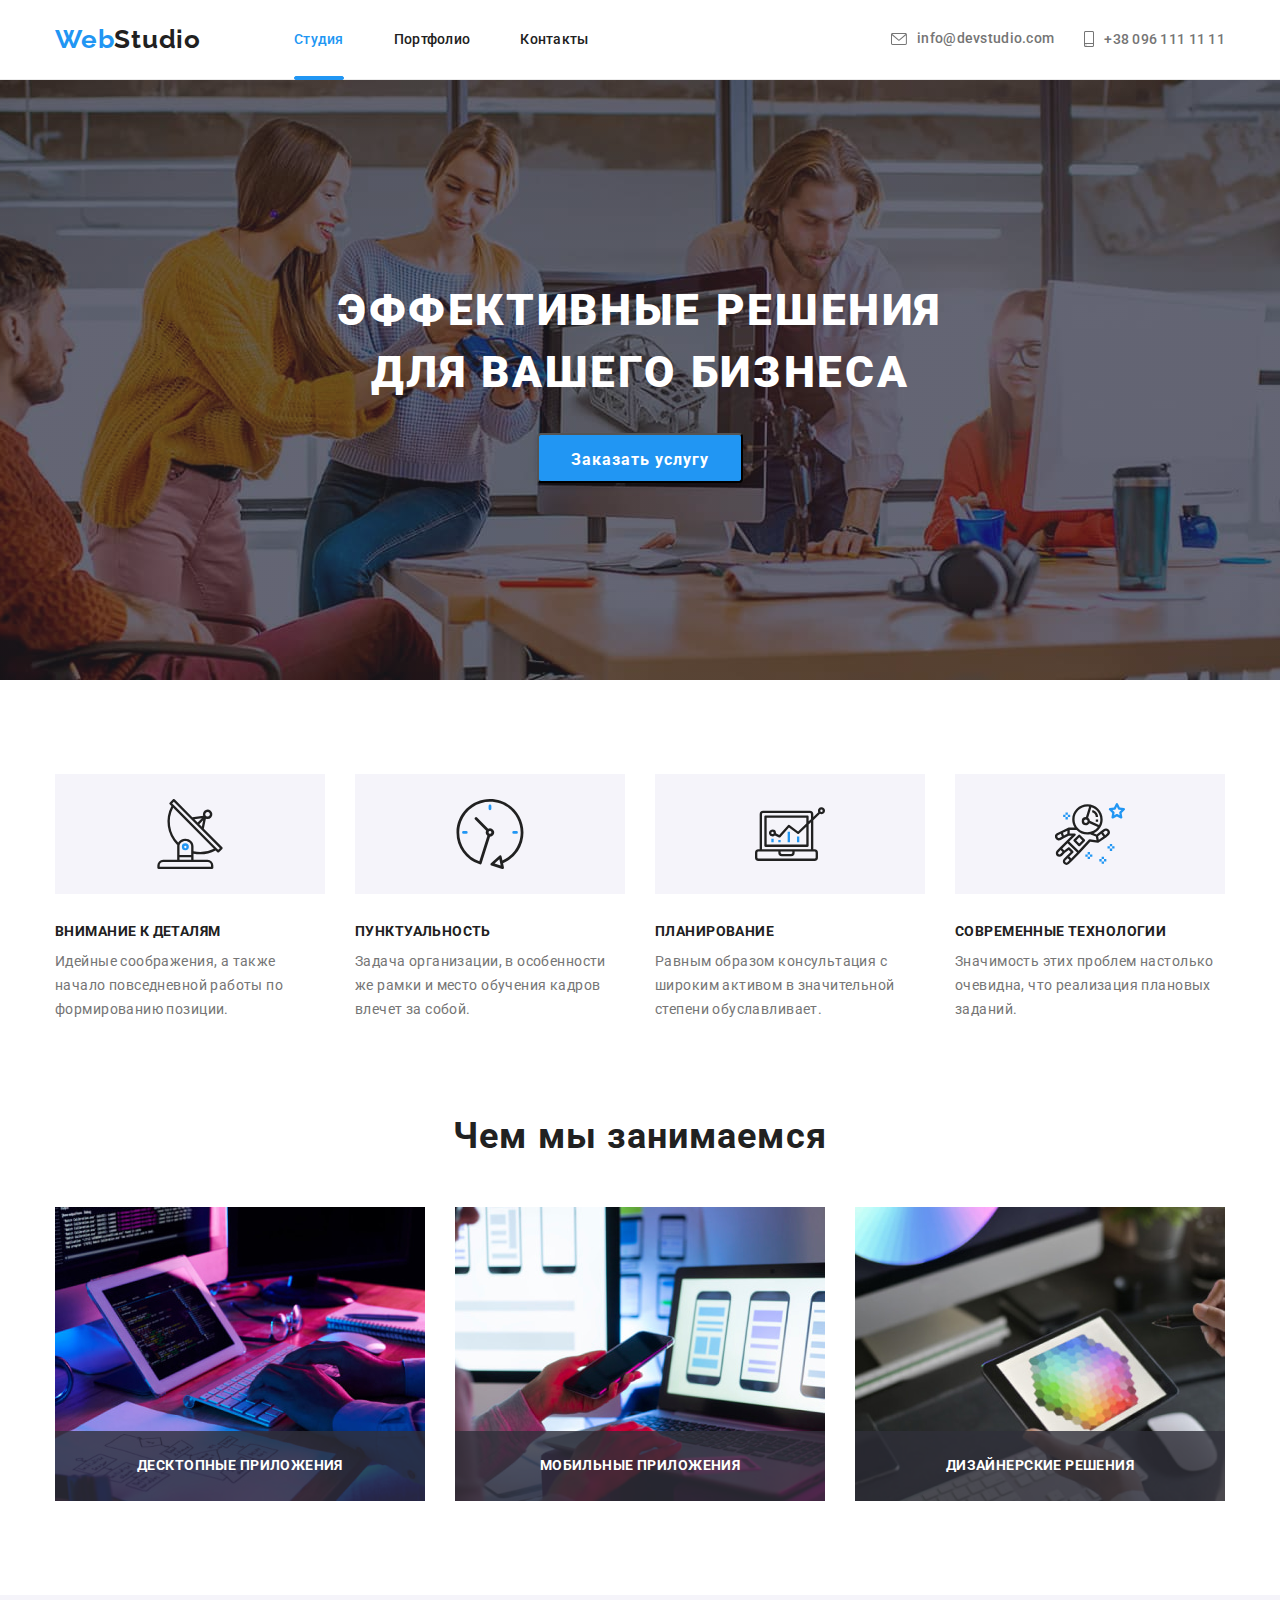
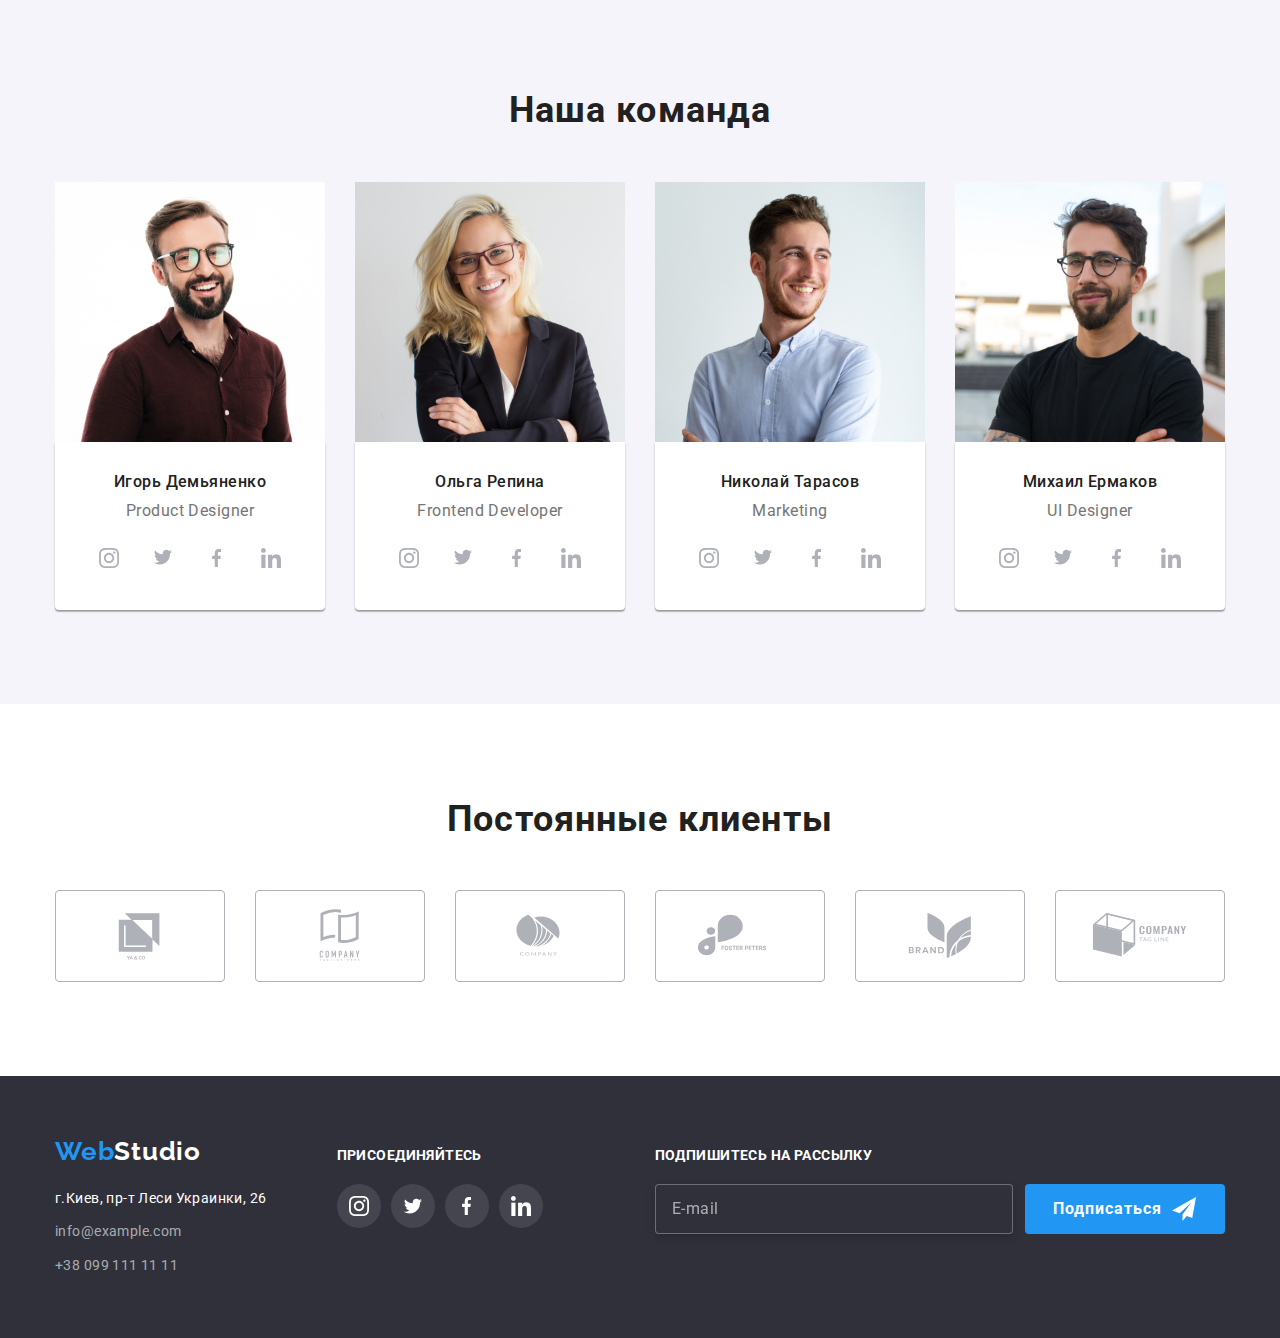
<file: index.html>
<!DOCTYPE html>
<html lang="ru">
<head>
    <meta charset="UTF-8">
    <meta http-equiv="X-UA-Compatible" content="IE=edge">
    <meta name="viewport" content="width=device-width, initial-scale=1.0">
    <title>Веб Студия</title>
    <link href="https://fonts.googleapis.com/css2?family=Raleway:wght@700&family=Roboto:wght@400;500;700;900&display=swap" rel="stylesheet"/>
    <link rel="stylesheet" href="https://cdnjs.cloudflare.com/ajax/libs/modern-normalize/1.1.0/modern-normalize.min.css">
    <link rel="stylesheet" href="./css/main.min.css"/>
   


</head>
<body>
    <!--Header-->
    <header class="head">
      
           <div class="container">
                <nav class="main-nav">
                  <a href="" class="main-nav__logo"><span class="main-nav__logo--color">Web</span>Studio</a>  
                  <ul class="site-nav">
                    <li class="site-nav__item"><a href="#" class="site-nav__link site-nav__current">Студия</a></li>
                    <li class="site-nav__item"><a href="./portfolio.html" class="site-nav__link">Портфолио</a></li>
                    <li class="site-nav__item"><a href="#" class="site-nav__link">Контакты</a></li>
                  </ul>
              
                
                   <ul class="contact">
                      <li class="contact__list">
                        <a href="mailto:info@devstudio.com" class="contact__link">info@devstudio.com
                          <svg class="contact__mail"> 
                            <use href="./images/icon-svg/symbol-defs.svg#envelope"></use>
                          </svg>
                        </a>
                       
                      </li>

                       <li class="contact__list">
                        <a href="tel:+380961111111" class="contact__link">+38 096 111 11 11
                        <svg class="contact__tel">
                            <use href="./images/icon-svg/symbol-defs.svg#smartphone"></use>
                        </svg>
                        </a>
                            
                       </li>

                </ul>
                </nav>
                
            </div>
       

    </header> 
       

    <main>
       <!--Hero--> 
        <section class="hero">
            <div class="overlay">
                
                   <h1 class="overlay__title"> Эффективные решения <br> для вашего бизнеса</h1>
        
                   <button data-modal-open class="overlay__button">Заказать услугу</button>

            </div>        
                
        </section>           
                
               
               
            
           
       
        <!--Feature-->
        <section class="feature-section">
            
           <div class="container">
            <ul class="feature-list">
                <li class="feature-list__item feature-list__item--antenna">
                    <h3 class="feature-list__title">Внимание к деталям</h3>
                    <p class="feature-list__text">Идейные соображения, а также начало повседневной работы по формированию позиции.</p>
                    
                </li>
                <li class="feature-list__item feature-list__item--clock">
                    <h3 class="feature-list__title">Пунктуальность</h3>
                    <p class="feature-list__text">Задача организации, в особенности же рамки и место обучения кадров влечет за собой.</p>
                </li>
                <li class="feature-list__item feature-list__item--diagram">
                    <h3 class="feature-list__title">Планирование</h3>
                    <p class="feature-list__text">Равным образом консультация с широким активом в значительной степени обуславливает.</p>
                </li>
                <li class="feature-list__item feature-list__item--astronaut">
                    <h3 class="feature-list__title">Современные технологии</h3>
                    <p class="feature-list__text">Значимость этих проблем настолько очевидна, что реализация плановых заданий.</p>
                </li>
            </ul>
           </div>
            
        </section>
        <!--About us-->
        <section class="box-project">
            <div class="container">
                <h2 class="box-project__heading">Чем мы занимаемся</h2>

                <ul class="about-us">
              
                <li class="about-us__card">
                  <img src="./images/about-us/about-us-box-1.jpg" alt="Верстка сайтов" width="370" height="294">
                  <div class="about-us__thumb">
                  <h3 class="about-us__heading">Десктопные приложения</h3>
                </div>
                 
                <li class="about-us__card">
                    <img src="./images/about-us/about-us-box-2.jpg" alt="Разработка приложений" width="370" height="294">
                    <div class="about-us__thumb">
                    <h3 class="about-us__heading">Мобильные приложения</h3>
                   </div>
                </li>

                <li class="about-us__card">
                   <img src="./images/about-us/about-us-box-3.jpg" alt="Графический дизайн" width="370" height="294">
                    <div class="about-us__thumb">
                    <h3 class="about-us__heading">Дизайнерские решения</h3>
                   </div>
                </li>
               </ul>
            </div>
            
        </section>
        <!--Our team-->
        <section class="our-team">
            <div class="container">
                <h2 class="our-team__heading">Наша команда</h2>

                <ul class="team">
                    <li class="team__list">
                        <img src="./images/team/team-1.jpg" alt="Игорь Демьяненко" width="270" height="260">

                        <div class="desc-content">
                            <h3 class="desc-content__caption">Игорь Демьяненко</h3>
                            <p class="desc-content__subtitle">Product Designer</p>
    
                            <ul class="social-media">
    
                                <li class="social-media__icon">
                                    <a href="#" class="social-media__links">
                                       <svg class="social-media__instagram">
                                       <use href="./images/icon-svg/symbol-defs.svg#instagram-2"></use>
                                       </svg>
                                    </a>
                                </li>  
    
                                <li class="social-media__icon">

                                    <a href="#" class="social-media__links">
                                      <svg class="social-media__twiter">
                                        <use href="./images/icon-svg/symbol-defs.svg#twiter"></use>
                                      </svg>
                                    </a>
                                </li>
    
                                <li class="social-media__icon">

                                   <a href="#" class="social-media__links">
                                     <svg class="social-media__facebook">
                                        <use href="./images/icon-svg/symbol-defs.svg#facebook"></use>
                                     </svg>
                                    </a>    
                                </li>
    
                                <li class="social-media__icon">

                                    <a href="#" class="social-media__links">
                                     <svg class="social-media__linkedin">
                                        <use href="./images/icon-svg/symbol-defs.svg#linkedin-1"></use>
            
                                     </svg>
                                    </a>
                                </li>
                            </ul>
                        
                        </div>
                    </li>
                    <li class="team__list">
                        <img src="./images/team/team-2.jpg" alt="Ольга Репина" width="270" height="260">
                        <div class="desc-content">
                            <h3 class="desc-content__caption">Ольга Репина</h3>
                            <p class="desc-content__subtitle">Frontend Developer</p>

                            <ul class="social-media">

                                <li class="social-media__icon">

                                 <a href="#" class="social-media__links">
                                   <svg class="social-media__instagram">
                                   <use href="./images/icon-svg/symbol-defs.svg#instagram-2"></use>
                                   </svg>
                                 </a>
                                </li>

                                <li class="social-media__icon">

                                 <a href="#" class="social-media__links">
                                    <svg class="social-media__twiter">
                                    <use href="./images/icon-svg/symbol-defs.svg#twiter"></use>
                                    </svg>
                                 </a>

                                </li>

                                <li class="social-media__icon">

                                  <a href="#" class="social-media__links">
                                    <svg class="social-media__facebook">
                                     <use href="./images/icon-svg/symbol-defs.svg#facebook"></use>
                                     </svg>
                                  </a>

                                </li>

                                <li class="social-media__icon">

                                  <a href="#" class="social-media__links">
                                    <svg class="social-media__linkedin">
                                     <use href="./images/icon-svg/symbol-defs.svg#linkedin-1"></use>
                                     </svg>
                                  </a>
                                </li>
                            </ul>
                        </div>
                    </li>
                    <li class="team__list">
                        <img src="./images/team/team-3.jpg" alt="Николай Тарасов" width="270" height="260">
                        <div class="desc-content">
                            <h3 class="desc-content__caption">Николай Тарасов</h3>
                            <p class="desc-content__subtitle">Marketing</p>

                            <ul class="social-media">

                                <li class="social-media__icon">

                                    <a href="#" class="social-media__links">
                                        <svg class="social-media__instagram">
                                            <use href="./images/icon-svg/symbol-defs.svg#instagram-2"></use>
                                         </svg>
                                    </a>
                                
                                </li>
                                <li class="social-media__icon">

                                    <a href="#" class="social-media__links">
                                      <svg class="social-media__twiter">
                                      <use href="./images/icon-svg/symbol-defs.svg#twiter"></use>
                                      </svg>
                                    </a>
                                </li>
                                <li class="social-media__icon">

                                    <a href="#" class="social-media__links">
                                        <svg class="social-media__facebook">
                                            <use href="./images/icon-svg/symbol-defs.svg#facebook"></use>
                                        </svg>
                                    </a>
                                </li>
                                <li class="social-media__icon">

                                    <a href="#" class="social-media__links">
                                        <svg class="social-media__linkedin">
                                            <use href="./images/icon-svg/symbol-defs.svg#linkedin-1"></use>
                                        </svg>
                                    </a>
                                 
                                </li>
                            </ul>
                        </div>
                    </li>
                    <li class="team__list">
                        <img src="./images/team/team-4.jpg" alt="Михаил Ермаков" width="270" height="260">
                        <div class="desc-content">
                            <h3 class="desc-content__caption">Михаил Ермаков</h3>
                            <p class="desc-content__subtitle">UI Designer</p>

                            <ul class="social-media">

                                <li class="social-media__icon">

                                    <a href="#" class="social-media__links"> 
                                        <svg class="social-media__instagram">
                                            <use href="./images/icon-svg/symbol-defs.svg#instagram-2"></use>
                                        </svg>
                                    </a>
                                
                                </li>
                                <li class="social-media__icon">

                                    <a href="#" class="social-media__links">
                                        <svg class="social-media__twiter">
                                            <use href="./images/icon-svg/symbol-defs.svg#twiter"></use>
                                        </svg>
                                    </a>
                               
                                 </li>
                                <li class="social-media__icon">

                                    <a href="#" class="social-media__links">
                                        <svg class="social-media__facebook">
                                            <use href="./images/icon-svg/symbol-defs.svg#facebook"></use>
                                           </svg>
                                    </a>
                               </li>
                                <li class="social-media__icon">

                                 <a href="#" class="social-media__links">
                                    <svg class="social-media__linkedin">
                                        <use href="./images/icon-svg/symbol-defs.svg#linkedin-1"></use>
                                    </svg>
                                </a>
                                </li>
                            </ul>
                        </div>
                    </li>
                </ul>
            </div>
           
           
        </section>

        <!--Client>-->
        <section class="client-section">
            <div class="container">
                <h2 class="client-section__heading">Постоянные клиенты</h2>
                <ul class="client">

                    <li class="client__item">
                        <a href="#" class="client__button">
                        <svg class="client__logo">
                            <use href="./images/icon-svg/symbol-defs.svg#logo-1"></use>
                        </svg>
                        </a>
                    </li>
                    <li class="client__item">
                        <a href="#" class="client__button">
                            <svg class="client__logo">
                                <use href="./images/icon-svg/symbol-defs.svg#Logo"></use>
                            </svg>
                        </a>
                    </li>
                    <li class="client__item">
                        <a href="#" class="client__button">
                            <svg class="client__logo">
                                <use href="./images/icon-svg/symbol-defs.svg#Logo-3"></use>
                            </svg> 
                        </a>
                    </li>
                    <li class="client__item">
                        <a href="#" class="client__button">
                            <svg class="client__logo">
                                <use href="./images/icon-svg/symbol-defs.svg#Logo-4"></use>
                            </svg>
                        </a>
                    </li>
                    <li class="client__item">
                       <a href="#" class="client__button">
                        <svg class="client__logo">
                            <use href="./images/icon-svg/symbol-defs.svg#Logo-5"></use>
                        </svg>
                       </a>
                    </li>
                    <li class="client__item">
                        <a href="#" class="client__button">
                            <svg class="client__logo">
                                <use href="./images/icon-svg/symbol-defs.svg#Logo-6"></use>
                            </svg>
                        </a>
                    </li>
                </ul>
        </section>
              
    </main>

     <!--Footer-->
    <footer class="footer">
    
        <div class="container">

            <div class="sidebar">

                   <div class="adress">
                      <a href="#" class="logo-footer"><span class="logo-footer__color">Web</span>Studio</a>
                      <ul class="aside">
                      <li class="aside__desc"><a href="https://google.com" class="aside__item" ><span class="aside__colortext">г.Киев, пр-т Леси Украинки, 26</span></a></li>
                      <li class="aside__desc"><a href="mailto:info@example.com" class="aside__item">info@example.com</a></li>
                      <li class="aside__desc"><a href="tel:+380991111111" class="aside__item">+38 099 111 11 11</a></li>
                      </ul>
                   </div>

                <div class="social-network">
                    <h3 class="social-network__title">Присоединяйтесь</h3>  
                    <ul class="social-network__links">
                        
                     <li class="social-icon">
                      <a href="#" class="social-icon__button">
                        <svg class="social-icon__instagram">
                            <use href="./images/icon-svg/symbol-defs.svg#instagram-2"></use>
                        </svg>
                      </a>
                
                     </li>
                     <li class="social-icon">
                        <a href="#" class="social-icon__button">
                            <svg class="social-icon__twiter">
                                <use href="./images/icon-svg/symbol-defs.svg#twiter"></use>
                            </svg>
                        </a> 
                     </li>
                     <li class="social-icon">
                        <a href="#" class="social-icon__button">
                            <svg class="social-icon__facebook">
                                <use href="./images/icon-svg/symbol-defs.svg#facebook"></use>
                            </svg>
                        </a>
                        
                     </li>
                     <li class="social-icon">
                        <a href="#" class="social-icon__button">
                            <svg class="social-icon__linkedin">
                                <use href="./images/icon-svg/symbol-defs.svg#linkedin-1"></use>
                            </svg>
                        </a>
                
                     </li>
                   </ul>
                   
                </div>
                <div class="footer-form">
                    <h3 class="footer-form__title">Подпишитесь на рассылку</h3>
                 <div class="form">
                    <form class="form__email">
                      <input class="form__text" type="email" name="mail" id="mail" placeholder="E-mail"/>
                    </form>
                    <a href="#" class="form__button">Подписаться
                        <svg class="form__icon">
                           <use href="./images/icon-svg/icon-send/symbol-defs.svg#icon-send-1"></use>
                        </svg>
                    </a>
                 </div>
                </div>
        
            </div>
            
            
                    
        </div>
       
    </footer>
    <!--Модальное окно-->
    <div class="backdrop is-hidden" data-modal>
        <div class="modal">
            <button class="modal__button" data-modal-close>
                <svg class="modal__close">
                    <use href="./images/icon-svg/close/symbol-defs.svg#close-black-18dp-2-1"></use>
                </svg>
            </button>
            <form class="form-modal">
                <h3 class="form-modal__header">Оставьте свои данные, мы вам перезвоним</h3>
              <div class="form-field">
                <label class="form-field__text" for="name">Имя</label>
                <input class="form-field__input" type="text"  name="name" id="name" />
                <svg class="form-field__person">
                    <use href="./images/icon-svg/form/symbol-defs.svg#person-black-18dp-1-1"></use>
                </svg>
              </div>
              <div class="form-field">
                <label class="form-field__text" for="tel">Телефон</label>
                <input class="form-field__input" type="tel" name="tel" id="tel" />
                <svg class="form-field__tel">
                    <use href="./images/icon-svg/form/symbol-defs.svg#phone-black-18dp-1-1"></use>
                </svg>
              </div>
              <div class="form-field">
                <label class="form-field__text" for="mail">Почта</label>
                <input class="form-field__input" type="email" name="mail" id="mail" />
                <svg class="form-field__email">
                    <use href="./images/icon-svg/form/symbol-defs.svg#email-black-18dp-1-1"></use>
                </svg>
              </div>
              <div class="form-field">
                <label class="form-field__text" for="coment">Комментарий</label>
                <textarea class="form-field__comment" name="coment" id="coment" placeholder="Введите текст" cols="30" rows="10"></textarea>
              </div>
              <div class="form-checkbox">
                <label class="form-checkbox__text label">
                    <input class="form-checkbox__checkbox" type="checkbox" name="policy" value="#"/>
                    <span class="form-checkbox__icon"></span>
                    Соглашаюсь с рассылкой и принимаю <span class="text-policy">Условия договора</span>
                </label>
              </div>
                <div class="btn-form">
                 <button class="btn-form__button" type="submit">Отправить</button>
                </div>
                
               
                
            </form>
        </div>
        
    </div>
    <script src="./js/modal.js"></script>
</body>
</html>
</file>
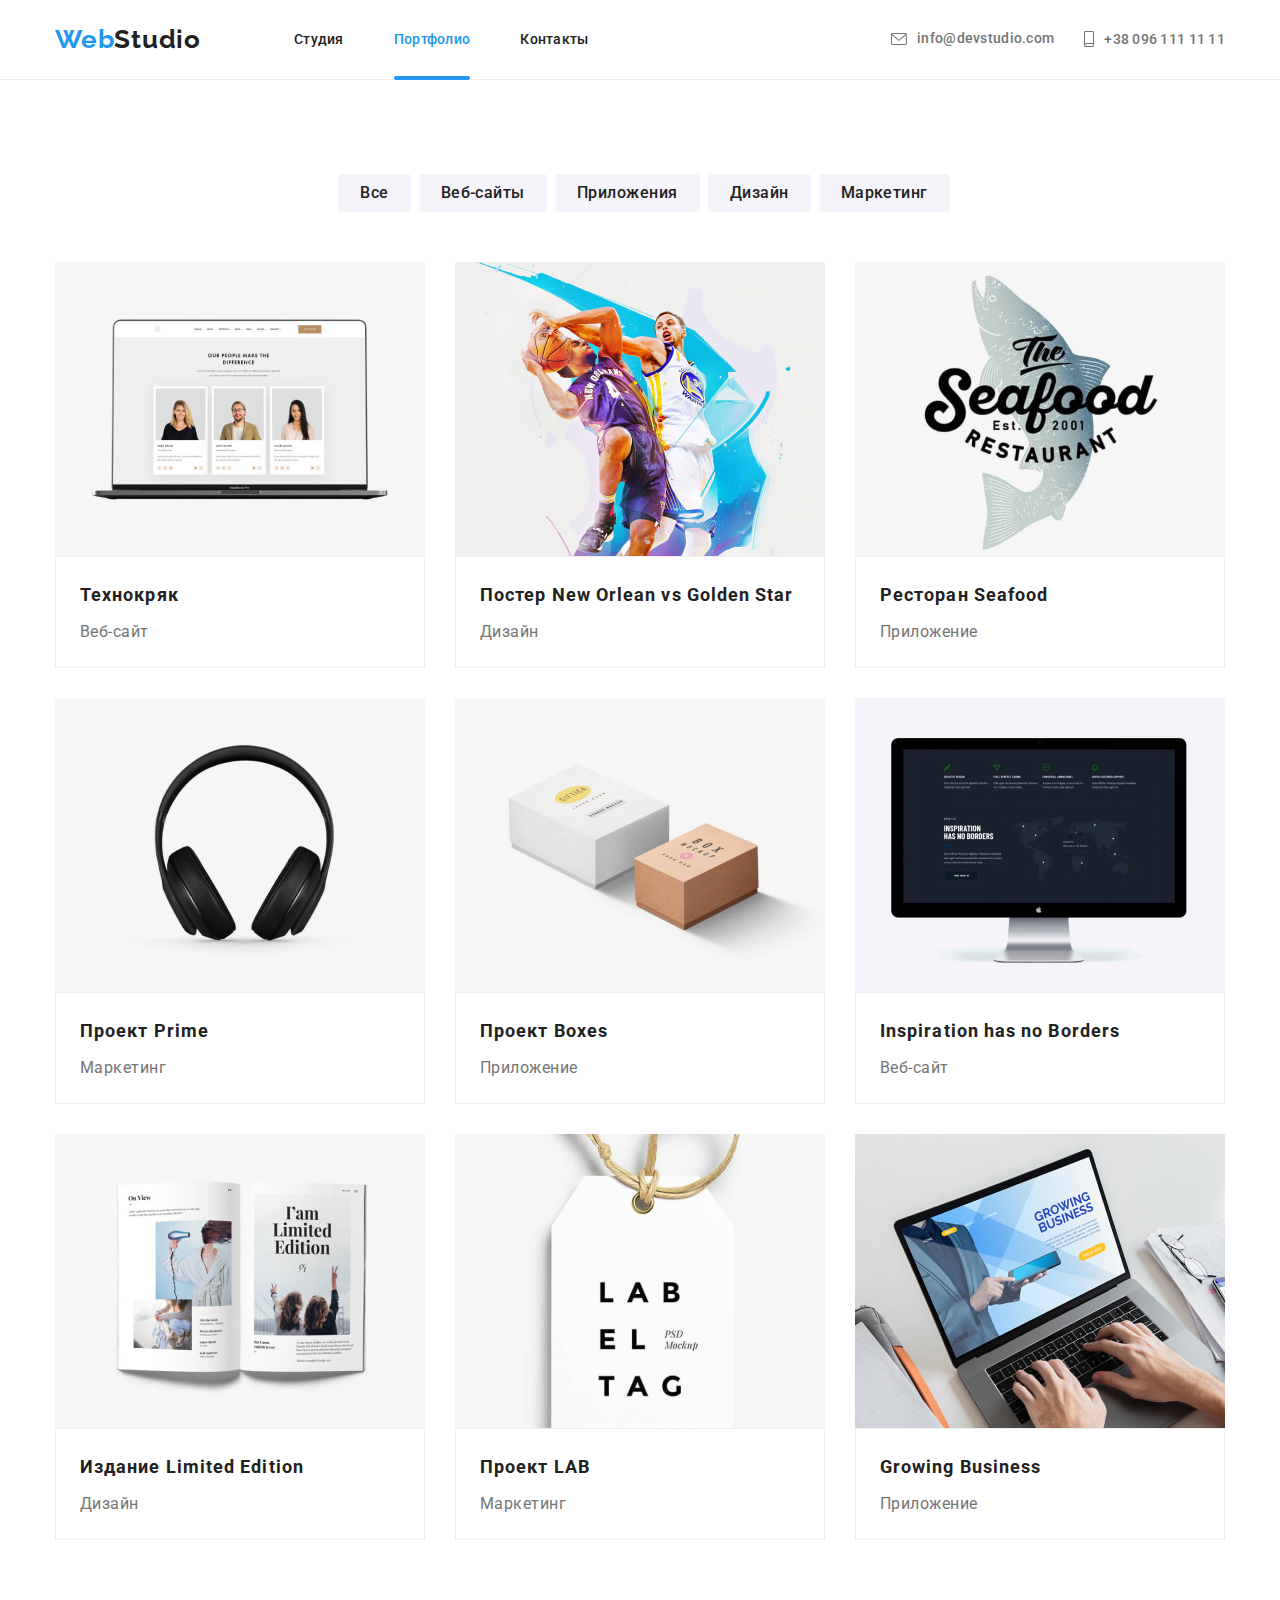
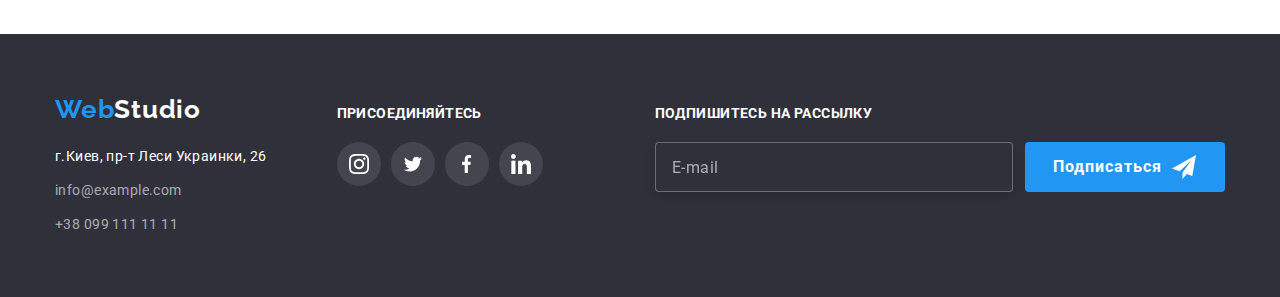
<file: portfolio.html>
<!DOCTYPE html>
<html lang="ru">
<head>
    <meta charset="UTF-8">
    <meta http-equiv="X-UA-Compatible" content="IE=edge">
    <meta name="viewport" content="width=device-width, initial-scale=1.0">
    <title>Веб Студия</title>
    <link href="https://fonts.googleapis.com/css2?family=Raleway:wght@700&family=Roboto:wght@400;500;700;900&display=swap" rel="stylesheet"/>
    <link rel="stylesheet" href="https://cdnjs.cloudflare.com/ajax/libs/modern-normalize/1.1.0/modern-normalize.min.css">
    <link rel="stylesheet" href="./css/main.min.css"/>

</head>
<body>
    <!--Header-->
    <header class="head">
        
            <div class="container">
                <nav class="main-nav">
                    <a href="" class="main-nav__logo"><span class="main-nav__logo--color">Web</span>Studio</a>
                    <ul class="site-nav">
                        <li class="site-nav__item"><a href="./index.html" class="site-nav__link">Студия</a></li>
                        <li class="site-nav__item"><a href="#" class="site-nav__link site-nav__current">Портфолио</a></li>
                        <li class="site-nav__item"><a href="#" class="site-nav__link">Контакты</a></li>
                    </ul>
               
                <ul class="contact">
                    <li class="contact__list">
                        <a href="mailto:info@devstudio.com" class="contact__link">info@devstudio.com
                          <svg class="contact__mail">
                            <use href="./images/icon-svg/symbol-defs.svg#envelope"></use>
                          </svg>
                        
                        </a>
                    </li>
                    <li class="contact__list">
                        <a href="tel:+380961111111" class="contact__link">+38 096 111 11 11
                          <svg class="contact__tel">
                            <use href="./images/icon-svg/symbol-defs.svg#smartphone"></use>
                          </svg>
                        </a>
                   
                    
                       
                    </li>
                  
                </ul>
                </nav>
            </div>
        
      
    </header>
    
    <!--Main-->
    <main>
        <!--Project-->
        <section class="content-project">
            <div class="container">
                
                
                    <ul class="control"> 
                        <li class="control__item"><a href="#" class="control__button">Все</a></li>
                        <li class="control__item"><a href="#" class="control__button"> Веб-сайты</a></li>
                        <li class="control__item"><a href="#" class="control__button">Приложения</a></li>
                        <li class="control__item"><a href="#" class="control__button">Дизайн</a></li>
                        <li class="control__item"><a href="#" class="control__button"> Маркетинг</a></li>
                    </ul>
                

                
                    
                    <ul class="card-set">
                         <li class="card-set__list">
                            <div class="card-thumb">
                             <img src="./images/project/project-1.jpg" alt="Технокряк" width="370" height="294" >
                             <p class="card-thumb__text">Ресурс предлагает комплексные предложения с разным уровнем функционала и сервисов. Все это позволит посетителю получить исчерпывающие сведения о компании или частном лице.</p>
                             </div>

                            <div class="card-сontent">
                             <h3 class="card-сontent__title">Технокряк</h3>
                              <p class="card-сontent__text">Веб-сайт</p>
                            </div>

                         </li>
                         <li class="card-set__list">
                             <div class="card-thumb">
                             <img src="./images/project/project-2.jpg" alt="Постер New Orlean vs Golden Star" width="370" height="294">
                             <p class="card-thumb__text">Ресурс предлагает комплексные предложения с разным уровнем функционала и сервисов. Все это позволит посетителю получить исчерпывающие сведения о компании или частном лице.</p>
                             </div>
                             <div class="card-сontent">
                                <h3 class="card-сontent__title">Постер New Orlean vs Golden Star</h3>
                                <p class="card-сontent__text">Дизайн</p>
                             </div>
                         </li>
                         <li class="card-set__list">
                             <div class="card-thumb">
                             <img src="./images/project/project-3.jpg" alt="Ресторан Seafood" width="370" height="294">
                             <p class="card-thumb__text">Ресурс предлагает комплексные предложения с разным уровнем функционала и сервисов. Все это позволит посетителю получить исчерпывающие сведения о компании или частном лице.</p>
                             </div>
                            <div class="card-сontent">
                              <h3 class="card-сontent__title">Ресторан Seafood</h3>
                              <p class="card-сontent__text">Приложение</p>
                            </div>
                        </li>
                        <li class="card-set__list">
                            <div class="card-thumb">
                            <img src="./images/project/project-4.jpg" alt="Проект Prime" width="370" height="294">
                            <p class="card-thumb__text">Ресурс предлагает комплексные предложения с разным уровнем функционала и сервисов. Все это позволит посетителю получить исчерпывающие сведения о компании или частном лице.</p>
                            </div>
                            <div class="card-сontent">
                                <h3 class="card-сontent__title">Проект Prime</h3>
                                <p class="card-сontent__text">Маркетинг</p>
                            </div>
                        </li>
                        <li class="card-set__list">
                            <div  class="card-thumb">
                            <img src="./images/project/project-5.jpg" alt="Проект Prime" width="370" height="294">
                            <p class="card-thumb__text">Ресурс предлагает комплексные предложения с разным уровнем функционала и сервисов. Все это позволит посетителю получить исчерпывающие сведения о компании или частном лице.</p>
                            </div>
                           <div class="card-сontent">
                              <h3 class="card-сontent__title">Проект Boxes</h3>
                              <p class="card-сontent__text">Приложение</p>
                           </div>
                        </li>
                        <li class="card-set__list">
                            <div class="card-thumb">
                            <img src="./images/project/project-6.jpg" alt="Проект Boxes" width="370" height="294">
                            <p class="card-thumb__text">Ресурс предлагает комплексные предложения с разным уровнем функционала и сервисов. Все это позволит посетителю получить исчерпывающие сведения о компании или частном лице.</p>
                            </div>
                           <div class="card-сontent">
                             <h3 class="card-сontent__title">Inspiration has no Borders</h3>
                             <p class="card-сontent__text">Веб-сайт</p>
                           </div>
                        </li>
                        <li class="card-set__list">
                            <div class="card-thumb">
                            <img src="./images/project/project-7.jpg" alt="Inspiration has no Borders" width="370" height="294">
                            <p class="card-thumb__text">Ресурс предлагает комплексные предложения с разным уровнем функционала и сервисов. Все это позволит посетителю получить исчерпывающие сведения о компании или частном лице.</p>
                            </div>
                            <div class="card-сontent">
                               <h3 class="card-сontent__title">Издание Limited Edition</h3>
                               <p class="card-сontent__text">Дизайн</p>
                            </div>
                        </li>
                        <li class="card-set__list">
                            <div class="card-thumb">
                            <img src="./images/project/project-8.jpg" alt="Проект LAB" width="370" height="294">
                            <p class="card-thumb__text">Ресурс предлагает комплексные предложения с разным уровнем функционала и сервисов. Все это позволит посетителю получить исчерпывающие сведения о компании или частном лице.</p>
                            </div>
                            <div class="card-сontent">
                                <h3 class="card-сontent__title">Проект LAB</h3>
                                <p class="card-сontent__text">Маркетинг</p>
                            </div>
                        </li>
                        <li class="card-set__list">
                            <div class="card-thumb">
                            <img src="./images/project/project-9.jpg" alt="Growing Business" width="370" height="294">
                            <p class="card-thumb__text">Ресурс предлагает комплексные предложения с разным уровнем функционала и сервисов. Все это позволит посетителю получить исчерпывающие сведения о компании или частном лице.</p>
                            </div>
                            <div class="card-сontent">
                                <h3 class="card-сontent__title">Growing Business</h3>
                                <p class="card-сontent__text">Приложение</p>
                            </div>
                        </li>
                    
                    </ul>
                 
                
     
            </div>
           
           
        </section>
       
    </main>

     <!--Footer-->
    <footer class="footer">

        <div class="container">

            <div class="sidebar">

             <div class="adress">
                <a href="" class="logo-footer"><span class="logo-footer__color">Web</span>Studio</a>
                <ul class="aside">
               <li class="aside__desc"><a href="https://google.com" class="aside__item"><span class="aside__colortext">г.Киев, пр-т Леси Украинки, 26</span></a></li>
               <li class="aside__desc"><a href="mailto:info@example.com" class="aside__item">info@example.com</a></li>
               <li class="aside__desc"><a href="tel:+380991111111" class="aside__item">+38 099 111 11 11</a></li>
               </ul> 
              </div>

              <div class="social-network">
                <h3 class="social-network__title">Присоединяйтесь</h3>  
                <ul class="social-network__links">
                    
                 <li class="social-icon">
                    <button  class="social-icon__button">
                        <svg class="social-icon__instagram">
                            <use href="./images/icon-svg/symbol-defs.svg#instagram-2"></use>
                        </svg>
                    </button>
                    
            
                 </li>
                 <li class="social-icon">
                    <button class="social-icon__button">
                        <svg class="social-icon__twiter">
                            <use href="./images/icon-svg/symbol-defs.svg#twiter"></use>
                        </svg>
                    </button>
                    
                 </li>
                 <li class="social-icon">
                    <button class="social-icon__button">
                        <svg class="social-icon__facebook">
                            <use href="./images/icon-svg/symbol-defs.svg#facebook"></use>
                        </svg>
                    </button>
                    
                 </li>
                 <li class="social-icon">
                     <button class="social-icon__button">
                        <svg class="social-icon__linkedin">
                            <use href="./images/icon-svg/symbol-defs.svg#linkedin-1"></use>
                        </svg>
                     </button>
            
                 </li>
               </ul>
               
              </div>
              <div class="footer-form">
                <h3 class="footer-form__title">Подпишитесь на рассылку</h3>
             <div class="form">
                <form class="form__email">
                  <input class="form__text" type="email" name="mail" id="mail" placeholder="E-mail"/>
                </form>
                <a href="#" class="form__button">Подписаться
                    <svg class="form__icon">
                       <use href="./images/icon-svg/icon-send/symbol-defs.svg#icon-send-1"></use>
                    </svg>
                </a>
               </div>
             </div>
                
            </div>
        

        </div>
       
   
    </footer>
    
</body>
</html>
</file>
<file: css/main.min.css>
body{color:#212121;font-family:Roboto,sans-serif}.main-nav__logo{color:#212121;font-family:Raleway,sans-serif;font-weight:700;font-size:26px;line-height:1.19;letter-spacing:0.03em;margin-right:93px;text-decoration:none}.main-nav__logo--color{color:#2196F3}.logo-footer{color:#fff;font-family:Raleway,sans-serif;font-weight:700;font-size:26px;line-height:1.19;letter-spacing:0.03em;text-decoration:none;margin:0;padding:0}.logo-footer__color{color:#2196F3}.container{width:1200px;padding-left:15px;padding-right:15px;margin-left:auto;margin-right:auto}.head{border-bottom:1px solid #ECECEC}.main-nav{display:-webkit-box;display:-ms-flexbox;display:flex;-webkit-box-align:center;-ms-flex-align:center;align-items:center}.site-nav{list-style:none;display:-webkit-box;display:-ms-flexbox;display:flex;margin:0;padding:0}.site-nav__item+.site-nav__item{margin-left:50px}.site-nav__link{padding-top:32px;padding-bottom:32px;display:block;color:#212121;font-weight:500;font-size:14px;line-height:1.07;letter-spacing:0.02em;text-decoration:none;-webkit-transition-property:color;transition-property:color;-webkit-transition-duration:250ms;transition-duration:250ms;-webkit-transition-timing-function:cubic-bezier(0.4, 0, 0.2, 1);transition-timing-function:cubic-bezier(0.4, 0, 0.2, 1)}.site-nav__link:hover,.site-nav__link:focus{color:#2196F3}.site-nav__link{position:relative}.site-nav__link.site-nav__current{color:#2196F3}.site-nav__link.site-nav__current::after{content:"";position:absolute;display:block;border:1px solid #2196F3;border-radius:2px;background-color:#2196F3;left:0;width:44px;height:4px;bottom:-1px;width:100%;opacity:1;-webkit-transition-property:background-color;transition-property:background-color;-webkit-transition-duration:250ms;transition-duration:250ms;-webkit-transition-timing-function:cubic-bezier(0.4, 0, 0.2, 1);transition-timing-function:cubic-bezier(0.4, 0, 0.2, 1)}.contact{display:-webkit-box;display:-ms-flexbox;display:flex;margin-left:auto;list-style:none;padding:0}.contact__link{display:-webkit-box;display:-ms-flexbox;display:flex;-webkit-box-orient:horizontal;-webkit-box-direction:reverse;-ms-flex-direction:row-reverse;flex-direction:row-reverse;-webkit-box-align:center;-ms-flex-align:center;align-items:center;color:#757575;font-weight:500;font-size:14px;line-height:1.14;letter-spacing:0.02em;text-decoration:none;margin:0;padding:0;-webkit-transition-property:color;transition-property:color;-webkit-transition-duration:250ms;transition-duration:250ms;-webkit-transition-timing-function:cubic-bezier(0.4, 0, 0.2, 1);transition-timing-function:cubic-bezier(0.4, 0, 0.2, 1)}.contact__link:hover,.contact__link:focus{color:#2196F3;cursor:pointer}.contact__mail{width:16px;height:12px;margin-right:10px;fill:#757575}.contact__mail{fill:currentColor}.contact__tel{width:10px;height:16px;margin-right:10px;margin-left:30px;fill:#757575;fill:currentColor}.hero{text-align:center}.overlay{max-width:1600px;height:600px;margin-left:auto;margin-right:auto;background-image:-webkit-gradient(linear, left top, right top, from(rgba(47,48,58,0.4)), to(rgba(47,48,58,0.4))),url("../images/studio-overlay/overley.jpg");background-image:linear-gradient(to right, rgba(47,48,58,0.4), rgba(47,48,58,0.4)),url("../images/studio-overlay/overley.jpg");background-repeat:no-repeat;background-position:center;background-size:cover}.overlay__title{color:#fff;font-weight:900;font-size:44px;line-height:1.4;text-transform:uppercase;letter-spacing:0.06em;margin-top:0px;margin-bottom:30px;padding-top:200px}.overlay__button{display:inline-block;padding:10px 32px;min-width:200px;height:50px;text-align:center;background-color:#2196F3;color:#fff;text-decoration:none;border-radius:4px;-webkit-box-shadow:0px 4px 4px rgba(0,0,0,0.15);box-shadow:0px 4px 4px rgba(0,0,0,0.15);-webkit-transition-property:-webkit-box-shadow;transition-property:-webkit-box-shadow;transition-property:box-shadow;transition-property:box-shadow, -webkit-box-shadow;-webkit-transition-duration:250ms;transition-duration:250ms;-webkit-transition-timing-function:cubic-bezier(0.4, 0, 0.2, 1);transition-timing-function:cubic-bezier(0.4, 0, 0.2, 1);font-weight:700;font-size:16px;line-height:1.89;letter-spacing:0.06em;cursor:pointer}.feature-section{padding-top:94px;padding-bottom:94px}.container{width:1200px;padding-left:15px;padding-right:15px;margin-left:auto;margin-right:auto}.feature-list{padding:0;margin:0;list-style:none;display:-webkit-box;display:-ms-flexbox;display:flex;-ms-flex-wrap:wrap;flex-wrap:wrap;margin-top:-30px;margin-left:-30px}.feature-list .feature-list__title{color:#212121;font-weight:700;font-size:14px;line-height:1.14;letter-spacing:0.03em;text-transform:uppercase;margin-top:0;margin-bottom:10px;margin-right:30px}.feature-list .feature-list__text{color:#757575;font-weight:400;font-size:14px;line-height:1.7;letter-spacing:0.03em;margin-top:0;margin-bottom:0}.feature-list .feature-list__item{margin-top:30px;margin-left:30px;-ms-flex-preferred-size:calc(100% / 4 - 30px);flex-basis:calc(100% / 4 - 30px)}.feature-list__item::before{content:"";display:block;height:120px;background-repeat:no-repeat;background-position:center;background-color:#F5F4FA;margin-bottom:30px}.feature-list__item--antenna::before{background-image:url("../images/icon-svg/antenna 1.svg")}.feature-list__item--clock::before{background-image:url("../images/icon-svg/clock 1.svg")}.feature-list__item--diagram::before{background-image:url("../images/icon-svg/diagram 1.svg")}.feature-list__item--astronaut::before{background-image:url("../images/icon-svg/astronaut 1.svg")}.box-project{padding-bottom:94px}.container{width:1200px;padding-left:15px;padding-right:15px;margin-left:auto;margin-right:auto}.box-project__heading{color:#212121;font-weight:700;font-size:36px;line-height:1.17;letter-spacing:0.03em;margin-top:0;margin-bottom:50px;text-align:center}.about-us__heading{margin:0;padding:0;margin-top:27px;margin-bottom:27px;font-weight:700;font-size:14px;line-height:1.14;text-align:center;letter-spacing:0.03em;text-transform:uppercase;color:#fff}.about-us{margin:0;padding:0;display:-webkit-box;display:-ms-flexbox;display:flex;margin-left:-30px;margin-top:-30px;list-style:none}.about-us>.about-us__card{-ms-flex-preferred-size:calc(100% / 3 - 30px);flex-basis:calc(100% / 3 - 30px);margin-top:30px;margin-left:30px}.about-us__card{position:relative}.about-us__thumb{display:-webkit-box;display:-ms-flexbox;display:flex;margin:0;padding:0;-webkit-box-align:center;-ms-flex-align:center;align-items:center;-webkit-box-pack:center;-ms-flex-pack:center;justify-content:center;background:rgba(47,48,58,0.8);position:absolute;bottom:0px;width:370px}.our-team{background-color:#F5F4FA;padding-top:94px;padding-bottom:94px}.container{width:1200px;padding-left:15px;padding-right:15px;margin-left:auto;margin-right:auto}.our-team__heading{color:#212121;font-weight:700;font-size:36px;line-height:1.17;letter-spacing:0.03em;margin-top:0;margin-bottom:50px;text-align:center}.team{padding:0;margin:0;list-style:none;display:-webkit-box;display:-ms-flexbox;display:flex;-ms-flex-wrap:wrap;flex-wrap:wrap;margin-left:-30px;margin-top:-30px}.team>.team__list{-ms-flex-preferred-size:calc(100% / 4 - 30px);flex-basis:calc(100% / 4 - 30px);margin-top:30px;margin-left:30px}.desc-content{padding-top:30px;padding-bottom:30px;background-color:#fff;-webkit-box-shadow:0px 1px 3px rgba(0,0,0,0.12),0px 1px 1px rgba(0,0,0,0.14),0px 2px 1px rgba(0,0,0,0.2);box-shadow:0px 1px 3px rgba(0,0,0,0.12),0px 1px 1px rgba(0,0,0,0.14),0px 2px 1px rgba(0,0,0,0.2);border-radius:0px 0px 4px 4px}.team .desc-content__caption{color:#212121;font-weight:500;font-size:16px;line-height:1.19;letter-spacing:0.03em;text-align:center;margin-top:0;margin-bottom:0}.team .desc-content__subtitle{color:#757575;font-weight:400;font-size:16px;line-height:1.19;letter-spacing:0.03em;text-align:center;margin-top:10px;margin-bottom:0}.social-media{display:-webkit-box;display:-ms-flexbox;display:flex;padding:0;margin-top:16px;text-align:center;-webkit-box-pack:center;-ms-flex-pack:center;justify-content:center;list-style:none}.social-media__icon{display:-webkit-box;display:-ms-flexbox;display:flex;width:44px;min-height:44px;margin:0;-webkit-box-align:center;-ms-flex-align:center;align-items:center;list-style:none;-webkit-box-pack:center;-ms-flex-pack:center;justify-content:center;border-radius:50%}.social-media__links{display:-webkit-box;display:-ms-flexbox;display:flex;-webkit-box-align:center;-ms-flex-align:center;align-items:center;-webkit-box-pack:center;-ms-flex-pack:center;justify-content:center;width:44px;height:44px;border:0;border-radius:50%;cursor:pointer;padding:0;margin:0;background-color:#fff;-webkit-transition-property:background-color;transition-property:background-color;-webkit-transition-duration:250ms;transition-duration:250ms;-webkit-transition-timing-function:cubic-bezier(0.4, 0, 0.2, 1);transition-timing-function:cubic-bezier(0.4, 0, 0.2, 1)}.social-media__links:hover,.social-media__links:focus{background-color:#2196F3}.social-media__instagram{padding:0;width:20px;height:20px;fill:#AFB1B8}.social-media__links:hover .social-media__instagram,.social-media__links:focus .social-media__instagram{fill:#fff}.social-media__twiter{padding:0;width:20px;height:16.25px;fill:#AFB1B8}.social-media__links:hover .social-media__twiter,.social-media__links:focus .social-media__twiter{fill:#fff}.social-media__facebook{padding:0;width:10px;height:20px;fill:#AFB1B8}.social-media__links:hover .social-media__facebook,.social-media__links:focus .social-media__facebook{fill:#fff}.social-media__linkedin{padding:0;width:20px;height:20px;fill:#AFB1B8}.social-media__links:hover .social-media__linkedin,.social-media__links:focus .social-media__linkedin{fill:#fff}.social-media__icon:not(:last-child){margin-right:10px}.team__list{-webkit-transition-property:-webkit-box-shadow;transition-property:-webkit-box-shadow;transition-property:box-shadow;transition-property:box-shadow, -webkit-box-shadow;-webkit-transition-duration:250ms;transition-duration:250ms;-webkit-transition-timing-function:cubic-bezier(0.4, 0, 0.2, 1);transition-timing-function:cubic-bezier(0.4, 0, 0.2, 1)}.team__list:hover{-webkit-box-shadow:0px 1px 1px rgba(0,0,0,0.12),0px 4px 4px rgba(0,0,0,0.06),1px 4px 6px rgba(0,0,0,0.16);box-shadow:0px 1px 1px rgba(0,0,0,0.12),0px 4px 4px rgba(0,0,0,0.06),1px 4px 6px rgba(0,0,0,0.16);cursor:pointer}.client-section{padding-top:94px;padding-bottom:94px}.container{width:1200px;padding-left:15px;padding-right:15px;margin-left:auto;margin-right:auto}.client-section__heading{color:#212121;font-weight:700;font-size:36px;line-height:1.17;letter-spacing:0.03em;margin-top:0;margin-bottom:50px;text-align:center}.client{display:-webkit-box;display:-ms-flexbox;display:flex;list-style:none;padding:0;margin:0}.client__item{display:-webkit-box;display:-ms-flexbox;display:flex;text-align:center;list-style:none}.client__button{display:-webkit-box;display:-ms-flexbox;display:flex;width:170px;height:92px;padding:0;background-color:#fff;border:none;border:1px solid #AFB1B8;border-radius:4px;-webkit-transition-property:background-color;transition-property:background-color;-webkit-transition-duration:250ms;transition-duration:250ms;-webkit-transition-timing-function:cubic-bezier(0.4, 0, 0.2, 1);transition-timing-function:cubic-bezier(0.4, 0, 0.2, 1)}.client__button:hover{border-color:#2196F3}.client__logo{width:106px;height:60px;padding:auto;margin:auto;fill:#AFB1B8;-webkit-transition-property:fill;transition-property:fill;-webkit-transition-duration:250ms;transition-duration:250ms;-webkit-transition-timing-function:cubic-bezier(0.4, 0, 0.2, 1);transition-timing-function:cubic-bezier(0.4, 0, 0.2, 1)}.client__button:hover .client__logo,.client__button:focus .client__logo{fill:#2196F3}.client__item:not(:last-child){margin-right:30px}.footer{background-color:#2F303A}.container{width:1200px;padding-left:15px;padding-right:15px;margin-left:auto;margin-right:auto}.sidebar{display:-webkit-box;display:-ms-flexbox;display:flex;padding:0;margin:0}.adress{padding-top:60px;padding-bottom:60px;margin-right:70px}.aside{list-style:none;padding:0;margin-top:20px;margin-bottom:0}.aside__desc:not(:last-child){margin-bottom:10px}.aside__item{color:rgba(255,255,255,0.6);font-style:normal;font-weight:400;font-size:14px;line-height:1.7;letter-spacing:0.03em;text-decoration:none;-webkit-transition-property:color;transition-property:color;-webkit-transition-duration:250ms;transition-duration:250ms;-webkit-transition-timing-function:cubic-bezier(0.4, 0, 0.2, 1);transition-timing-function:cubic-bezier(0.4, 0, 0.2, 1)}.aside__item:hover,.aside__item:focus{color:#2196F3}.aside__colortext{color:#fff}.social-network{padding-top:72px;padding-bottom:100px;margin-right:102px}.social-network__title{font-weight:700;font-size:14px;line-height:1.14;letter-spacing:0.03em;text-transform:uppercase;color:#fff;padding:0;margin:0}.social-network__links{padding:0;margin-top:20px;text-align:center;display:-webkit-box;display:-ms-flexbox;display:flex;margin-bottom:0}.social-icon{display:block;width:44px;min-height:44px;margin-right:10px;list-style:none;border-radius:50%}.social-icon__button{width:44px;height:44px;border:0;border-radius:50%;cursor:pointer;padding:0;margin:0;display:-webkit-box;display:-ms-flexbox;display:flex;-webkit-box-align:center;-ms-flex-align:center;align-items:center;-webkit-box-pack:center;-ms-flex-pack:center;justify-content:center;background-color:rgba(255,255,255,0.1);-webkit-transition-property:background-color;transition-property:background-color;-webkit-transition-duration:250ms;transition-duration:250ms;-webkit-transition-timing-function:cubic-bezier(0.4, 0, 0.2, 1);transition-timing-function:cubic-bezier(0.4, 0, 0.2, 1)}.social-icon__button:hover,.social-icon__button:focus{background-color:#2196F3}.social-icon__instagram{padding:0;width:20px;height:20px;fill:#fff}.social-icon__twiter{padding:0;width:20px;height:16.25px;fill:#fff}.social-icon__facebook{padding:0;width:10px;height:20px;fill:#fff}.social-icon__linkedin{padding:0;width:20px;height:20px;fill:#fff}.footer-form{padding-top:72px;padding-bottom:94px;margin:0}.footer-form__title{font-weight:700;font-size:14px;line-height:1.14;letter-spacing:0.03em;text-transform:uppercase;color:#fff;padding:0;margin:0}.form__email input{width:358px;height:50px;background-color:#2F303A;border:1px solid rgba(255,255,255,0.3);-webkit-filter:drop-shadow(0px 4px 4px rgba(0,0,0,0.15));filter:drop-shadow(0px 4px 4px rgba(0,0,0,0.15));border-radius:4px;margin-right:12px;padding:0}.form__email input::-webkit-input-placeholder{width:47px;color:rgba(255,255,255,0.6);padding-left:16px;font-weight:400;font-size:16px;line-height:1.25;letter-spacing:0.03em}.form__email input:-ms-input-placeholder{width:47px;color:rgba(255,255,255,0.6);padding-left:16px;font-weight:400;font-size:16px;line-height:1.25;letter-spacing:0.03em}.form__email input::-ms-input-placeholder{width:47px;color:rgba(255,255,255,0.6);padding-left:16px;font-weight:400;font-size:16px;line-height:1.25;letter-spacing:0.03em}.form__email input::placeholder{width:47px;color:rgba(255,255,255,0.6);padding-left:16px;font-weight:400;font-size:16px;line-height:1.25;letter-spacing:0.03em}.form__text{color:#212121}.form__button{display:-webkit-box;display:-ms-flexbox;display:flex;-webkit-box-pack:center;-ms-flex-pack:center;justify-content:center;-webkit-box-align:center;-ms-flex-align:center;align-items:center;min-width:200px;height:50px;margin:0;padding:0;background-color:#2196F3;color:#fff;text-decoration:none;border-radius:4px;font-weight:700;font-size:16px;line-height:1.89;letter-spacing:0.06em}.form__icon{width:24px;height:24px;fill:#fff;margin-left:10px}.form{display:-webkit-box;display:-ms-flexbox;display:flex;margin-top:20px;padding:0}.backdrop{position:fixed;width:100%;height:100%;background-color:rgba(0,0,0,0.2);top:0;left:0}.backdrop.is-hidden{opacity:0;pointer-events:none;-webkit-transition-property:opacity;transition-property:opacity;-webkit-transition-duration:ms;transition-duration:ms;-webkit-transition-timing-function:cubic-bezier(0.4, 0, 0.2, 1);transition-timing-function:cubic-bezier(0.4, 0, 0.2, 1)}.modal{width:528px;height:581px;background-color:#fff;top:50%;left:50%;-webkit-transform:translate(-50%, -50%);transform:translate(-50%, -50%);position:relative}.backdrop{opacity:1;-webkit-transition-property:opacity;transition-property:opacity;-webkit-transition-duration:250ms;transition-duration:250ms;-webkit-transition-timing-function:cubic-bezier(0.4, 0, 0.2, 1);transition-timing-function:cubic-bezier(0.4, 0, 0.2, 1)}.modal__button{position:absolute;display:-webkit-box;display:-ms-flexbox;display:flex;-webkit-box-pack:center;-ms-flex-pack:center;justify-content:center;-webkit-box-align:center;-ms-flex-align:center;align-items:center;top:8px;right:8px;background-color:#fff;width:30px;height:30px;border-radius:50%;border:1px solid rgba(0,0,0,0.1)}.modal__close{width:18px;height:18px;background-color:#fff}.modal__close:hover,.modal__close:focus{fill:#2196F3;-webkit-transition-property:fill;transition-property:fill;-webkit-transition-duration:250ms;transition-duration:250ms;-webkit-transition-timing-function:cubic-bezier(0.4, 0, 0.2, 1);transition-timing-function:cubic-bezier(0.4, 0, 0.2, 1)}.modal__button:focus .modal__close{fill:#2196F3;-webkit-transition-property:fill;transition-property:fill;-webkit-transition-duration:250ms;transition-duration:250ms;-webkit-transition-timing-function:cubic-bezier(0.4, 0, 0.2, 1);transition-timing-function:cubic-bezier(0.4, 0, 0.2, 1)}.button-form{display:inline-block;padding:10px 32px;min-width:200px;height:50px;text-align:center;background-color:#2196F3;color:#fff;text-decoration:none;border-radius:4px;-webkit-box-shadow:0px 4px 4px rgba(0,0,0,0.15);box-shadow:0px 4px 4px rgba(0,0,0,0.15);-webkit-transition-property:-webkit-box-shadow;transition-property:-webkit-box-shadow;transition-property:box-shadow;transition-property:box-shadow, -webkit-box-shadow;-webkit-transition-duration:250ms;transition-duration:250ms;-webkit-transition-timing-function:cubic-bezier(0.4, 0, 0.2, 1);transition-timing-function:cubic-bezier(0.4, 0, 0.2, 1);font-weight:700;font-size:16px;line-height:1.89;letter-spacing:0.06em;cursor:pointer}.form-modal{width:448px;margin-left:auto;margin-right:auto;padding:0}.form-field{position:relative;display:-webkit-box;display:-ms-flexbox;display:flex;-webkit-box-orient:vertical;-webkit-box-direction:normal;-ms-flex-direction:column;flex-direction:column;padding:0;margin:0}.form-field input{margin:0;padding:0;height:40px;border:1px solid rgba(33,33,33,0.2);border-radius:4px;padding-left:30px}.form-field label{font-weight:400;margin-bottom:4px;margin-top:10px}.form-field__comment{padding-top:12px;padding-left:15px;font-weight:400;font-size:12px;line-height:1.17px;letter-spacing:0.01em}.form-field textarea{resize:none;width:448px;height:120px;border:1px solid rgba(33,33,33,0.2);border-radius:4px}.form-field textarea::-webkit-input-placeholder{color:rgba(117,117,117,0.5)}.form-field textarea:-ms-input-placeholder{color:rgba(117,117,117,0.5)}.form-field textarea::-ms-input-placeholder{color:rgba(117,117,117,0.5)}.form-field textarea::placeholder{color:rgba(117,117,117,0.5)}.form-modal__header{font-weight:700;font-size:20px;line-height:1.15;letter-spacing:0.03em;color:#212121;padding-top:40px;margin:0}.form-field__text{font-weight:400;font-size:12px;line-height:1.17;letter-spacing:0.01em;color:#757575}.btn-form{display:-webkit-box;display:-ms-flexbox;display:flex;-webkit-box-pack:center;-ms-flex-pack:center;justify-content:center;margin-top:30px}.form-field__person{display:inline-block;position:absolute;width:18px;height:18px;top:57%;left:20px;-webkit-transform:translateX(-50%);transform:translateX(-50%)}.form-field__input:hover ~ .form-field__person,.form-field__input:focus ~ .form-field__person{fill:#2196F3;-webkit-transition-property:fill;transition-property:fill;-webkit-transition-duration:250ms;transition-duration:250ms;-webkit-transition-timing-function:cubic-bezier(0.4, 0, 0.2, 1);transition-timing-function:cubic-bezier(0.4, 0, 0.2, 1)}.form-field__tel{position:absolute;width:18px;height:18px;top:57%;left:20px;-webkit-transform:translateX(-50%);transform:translateX(-50%)}.form-field__input:hover ~ .form-field__tel,.form-field__input:focus ~ .form-field__tel{fill:#2196F3;-webkit-transition-property:fill;transition-property:fill;-webkit-transition-duration:250ms;transition-duration:250ms;-webkit-transition-timing-function:cubic-bezier(0.4, 0, 0.2, 1);transition-timing-function:cubic-bezier(0.4, 0, 0.2, 1)}.form-field__email{position:absolute;width:18px;height:18px;top:57%;left:20px;-webkit-transform:translate(-50%);transform:translate(-50%)}.form-field__input:hover ~ .form-field__email,.form-field__input:focus ~ .form-field__email{fill:#2196F3;-webkit-transition-property:fill;transition-property:fill;-webkit-transition-duration:250ms;transition-duration:250ms;-webkit-transition-timing-function:cubic-bezier(0.4, 0, 0.2, 1);transition-timing-function:cubic-bezier(0.4, 0, 0.2, 1)}.form-field__input:hover{border-color:#2196F3;cursor:pointer;-webkit-transition-property:border-color;transition-property:border-color;-webkit-transition-duration:250ms;transition-duration:250ms;-webkit-transition-timing-function:cubic-bezier(0.4, 0, 0.2, 1);transition-timing-function:cubic-bezier(0.4, 0, 0.2, 1)}.form-checkbox__icon{display:inline-block;width:16px;height:15px;border:2px solid black;border-radius:2px;margin-right:9px}.form-checkbox__checkbox:checked+.form-checkbox__icon{background-color:#2196F3;background-image:url(/images/icon-svg/form/Vector.svg);background-size:contain;background-origin:content-box;border-color:#2196F3}.form-checkbox{margin-top:20px;padding:0}.label{display:-webkit-box;display:-ms-flexbox;display:flex;-webkit-box-align:center;-ms-flex-align:center;align-items:center;-webkit-box-pack:center;-ms-flex-pack:center;justify-content:center;margin:0;padding:0}.form-checkbox__checkbox{position:absolute;width:1px;height:1px;margin:-1;border:0;padding:0;clip:rect(0 0 0 0);overflow:hidden}.text-policy{color:#2196F3;margin-left:5px;border-bottom:#2196F3;position:relative}.text-policy::after{content:"";display:block;width:100%;height:1px;background-color:#2196F3;position:absolute;bottom:4px;left:0}.form-checkbox__text{padding:0;margin:0;font-size:14px;line-height:1.71;letter-spacing:0.03em;color:#757575}.btn-form__button{display:inline-block;padding:10px 32px;min-width:200px;height:50px;text-align:center;background-color:#2196F3;color:#fff;text-decoration:none;border-radius:4px;-webkit-box-shadow:0px 4px 4px rgba(0,0,0,0.15);box-shadow:0px 4px 4px rgba(0,0,0,0.15);-webkit-transition-property:-webkit-box-shadow;transition-property:-webkit-box-shadow;transition-property:box-shadow;transition-property:box-shadow, -webkit-box-shadow;-webkit-transition-duration:250ms;transition-duration:250ms;-webkit-transition-timing-function:cubic-bezier(0.4, 0, 0.2, 1);transition-timing-function:cubic-bezier(0.4, 0, 0.2, 1);font-weight:700;font-size:16px;line-height:1.89;letter-spacing:0.06em;cursor:pointer}.content-project{padding-top:94px;padding-bottom:94px}.container{width:1200px;padding-left:15px;padding-right:15px;margin-left:auto;margin-right:auto}.control{list-style:none;margin-top:0;margin-bottom:50px;display:-webkit-box;display:-ms-flexbox;display:flex;text-align:center;-webkit-box-pack:center;-ms-flex-pack:center;justify-content:center;padding:0}.control .control__item{margin-left:8px}.сontrol .item{padding:0}.control__item:hover{-webkit-box-shadow:0px 2px 2px 0px #0000001F;box-shadow:0px 2px 2px 0px #0000001F;-webkit-box-shadow:0px 1px 2px 0px #00000014;box-shadow:0px 1px 2px 0px #00000014;-webkit-box-shadow:0px 3px 1px 0px #0000001A;box-shadow:0px 3px 1px 0px #0000001A}.control__button{display:inline-block;background-color:#F5F4FA;color:#212121;padding:6px 22px;border-radius:4px;font-weight:500;font-size:16px;line-height:1.6;text-align:center;letter-spacing:0.03em;text-decoration:none;-webkit-transition-property:background-color, color;transition-property:background-color, color;-webkit-transition-duration:250ms;transition-duration:250ms;-webkit-transition-timing-function:cubic-bezier(0.4, 0, 0.2, 1);transition-timing-function:cubic-bezier(0.4, 0, 0.2, 1)}.control__button:hover,.control__button:focus{background-color:#2196F3;color:#fff}.card-set{padding:0;margin:0;list-style:none;display:-webkit-box;display:-ms-flexbox;display:flex;-ms-flex-wrap:wrap;flex-wrap:wrap;margin-left:-30px;margin-top:-30px}.card-set>.card-set__list{-ms-flex-preferred-size:calc(100% / 3 - 30px);flex-basis:calc(100% / 3 - 30px);margin-top:30px;margin-left:30px}.card-set__list{-webkit-transition-property:-webkit-box-shadow;transition-property:-webkit-box-shadow;transition-property:box-shadow;transition-property:box-shadow, -webkit-box-shadow;-webkit-transition-duration:250ms;transition-duration:250ms;-webkit-transition-timing-function:cubic-bezier(0.4, 0, 0.2, 1);transition-timing-function:cubic-bezier(0.4, 0, 0.2, 1)}.card-set__list:hover{-webkit-box-shadow:0px 1px 1px rgba(0,0,0,0.12),0px 4px 4px rgba(0,0,0,0.06),1px 4px 6px rgba(0,0,0,0.16);box-shadow:0px 1px 1px rgba(0,0,0,0.12),0px 4px 4px rgba(0,0,0,0.06),1px 4px 6px rgba(0,0,0,0.16);cursor:pointer}.card-thumb{position:relative;overflow:hidden}.card-thumb__text{margin:0;position:absolute;padding:63px 24px;font-weight:400;font-size:18px;line-height:1.55;letter-spacing:0.03em;color:#fff;top:0;bottom:0;width:100%;background-color:rgba(33,150,243,0.9);opacity:1;-webkit-transition-property:opacity;transition-property:opacity;-webkit-transition-duration:250ms;transition-duration:250ms;-webkit-transition-timing-function:cubic-bezier(0.4, 0, 0.2, 1);transition-timing-function:cubic-bezier(0.4, 0, 0.2, 1);-webkit-transform:translateY(100%);transform:translateY(100%);-webkit-transition:-webkit-transform 250ms cubic-bezier(0.4, 0, 0.2, 1);transition:-webkit-transform 250ms cubic-bezier(0.4, 0, 0.2, 1);transition:transform 250ms cubic-bezier(0.4, 0, 0.2, 1);transition:transform 250ms cubic-bezier(0.4, 0, 0.2, 1), -webkit-transform 250ms cubic-bezier(0.4, 0, 0.2, 1)}.card-set__list:hover .card-thumb__text{-webkit-transform:translateY(0);transform:translateY(0);opacity:1}.card-сontent{padding-top:20px;padding-right:24px;padding-bottom:20px;padding-left:24px;border:1px solid #eee}.card-set__list .card-сontent__title{font-weight:700;font-size:18px;line-height:2;letter-spacing:0.06em;margin-top:0;margin-bottom:0}.card-set__list .card-сontent__text{color:#757575;font-weight:400;font-size:16px;line-height:1.89;letter-spacing:0.03em;margin-top:4px;margin-bottom:0}img{display:block;max-width:100%;height:auto}
/*# sourceMappingURL=main.min.css.map */
</file>
